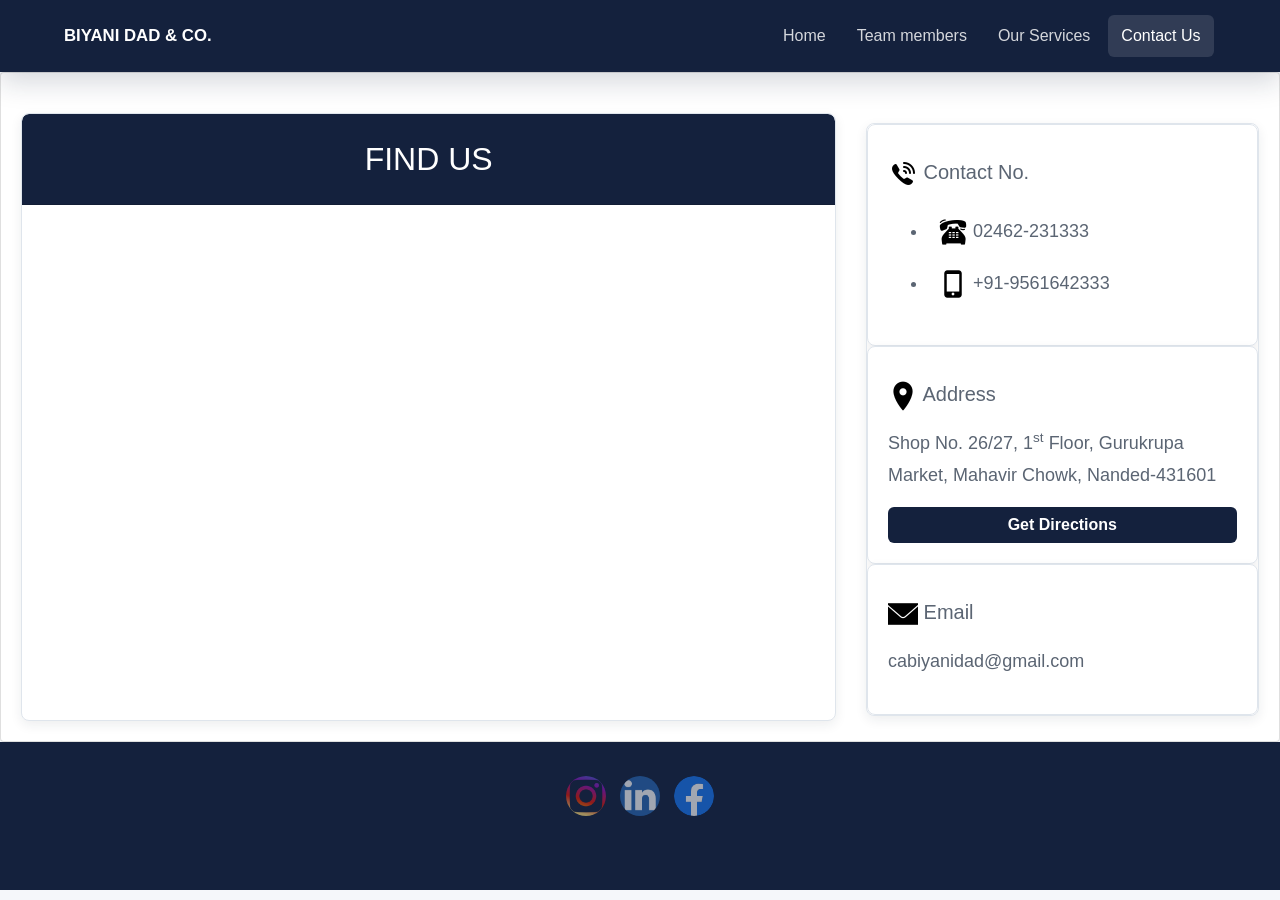
<file: bhaiyya_website/bhaiyaa website/contact_us.html>
<!DOCTYPE html>
<html>
<head>
	<title>Contact Us</title>
	<meta name="viewport" content="width=device-width, initial-scale=1">
	<link rel="stylesheet" href="https://maxcdn.bootstrapcdn.com/bootstrap/4.0.0/css/bootstrap.min.css" integrity="sha384-Gn5384xqQ1aoWXA+058RXPxPg6fy4IWvTNh0E263XmFcJlSAwiGgFAW/dAiS6JXm" crossorigin="anonymous">
	<script src="https://code.jquery.com/jquery-3.2.1.slim.min.js" integrity="sha384-KJ3o2DKtIkvYIK3UENzmM7KCkRr/rE9/Qpg6aAZGJwFDMVNA/GpGFF93hXpG5KkN" crossorigin="anonymous"></script>
	<script src="https://cdnjs.cloudflare.com/ajax/libs/popper.js/1.12.9/umd/popper.min.js" integrity="sha384-ApNbgh9B+Y1QKtv3Rn7W3mgPxhU9K/ScQsAP7hUibX39j7fakFPskvXusvfa0b4Q" crossorigin="anonymous"></script>
	<script src="https://maxcdn.bootstrapcdn.com/bootstrap/4.0.0/js/bootstrap.min.js" integrity="sha384-JZR6Spejh4U02d8jOt6vLEHfe/JQGiRRSQQxSfFWpi1MquVdAyjUar5+76PVCmYl" crossorigin="anonymous"></script>
	<style type="text/css">
		#sticky-footer {
 		 flex-shrink: none;
		}
		.site-footer {
  /*background-color: #261d1d;*/
	text-align: center;
	margin: 10px 0;
	padding: 10px 0;
}

#social-wrapper {
	text-align: center;
}

/*Social Media Icons*/
.social-wrapper {
	text-align: center;
}

.social-wrapper ul li {
	display: inline;
	margin: 0 5px;
}

.twitter-icon,
.facebook-icon,
.instagram-icon,
.linkedin-icon,
.googleplus-icon,
.youtube-icon,
.foursquare-icon{
	margin-top: .625em;
	width: 40px;
	height: 40px;
	opacity: .6;
	filter: alpha(opacity=60); /* For IE8 and earlier */
  border-radius: 25px;
}

.twitter-icon:hover,
.facebook-icon:hover,
.instagram-icon:hover,
.linkedin-icon:hover,
.googleplus-icon:hover,
.youtube-icon:hover,
.foursquare-icon:hover {
	opacity: 1.0;
	filter: alpha(opacity=100); /* For IE8 and earlier */
}

.footer-nav p {
	text-align: center;
}
.img-responsive{
	height: 25px;
}
.my-image{
	width: 100%;
}
.my-card{
	padding: 50px;
}
</style>
<link rel="stylesheet" href="styles.css?v=20260702">
</head>
<body>
	<div style="width: 100%; height: 100vh;">
		<nav class="navbar navbar-expand-sm navbar-dark bg-dark">
		<a href="#" class="navbar-brand">
		<!--<img src="logo1.jpg" class="img-responsive">-->
		BIYANI DAD & CO.</a>
		<button class="navbar-toggler" data-toggle="collapse" data-target="#navbarMenu">
			<span class="navbar-toggler-icon"></span>
		</button>
		<div class="collapse navbar-collapse" id="navbarMenu">
			<ul class="navbar-nav ml-auto">
			<li class="nav-item">
				<a href="index.html" class="nav-link">Home</a>
			</li>
			<!--<li class="nav-item">
				<a href="#About" class="nav-link">About Us</a>
			</li>-->
			<li class="nav-item">
				<a href="team.html" class="nav-link">Team members</a>
			</li>
			<!--<li class="nav-item dropdown">
				<a class="nav-link dropdown-toggle" href="#" id="navbarDropdown" role="button" data-toggle="dropdown">Our Services</a>
				<div class="dropdown-menu" aria-labelledby="navbarDropdown">
					<a class="dropdown-item" href="#">Taxation</a>
					<div class="dropdown-divider"></div>
					<a class="dropdown-item" href="#">Legal</a>
					<div class="dropdown-divider"></div>
					<a class="dropdown-item" href="#">Other Services</a>
					<div class="dropdown-divider"></div>
					<a class="dropdown-item" href="#">Auditing</a>
					<div class="dropdown-divider"></div>
					<a class="dropdown-item" href="#">Accounting</a>
				</div>
			</li>-->
			<li class="nav-item">
				<a href="services.html" class="nav-link">Our Services</a>
			</li>
			<li class="nav-item active">
				<a href="#" class="nav-link">Contact Us</a>
			</li>
		</ul>
		</div>
	</nav>
	<div class="card" style="width: 100%; height: 100%;">
		<div class="card-body">
			<div class="row">
				<div class="col-lg-8 col-md-12 col-sm-12" style="width: 100%; height: 100%; margin-top: 20px;">
					<div class="card">
						<div class="card-header bg-dark">
							<h3 style="text-align: center;padding-top: 10px; color: white">FIND US</h3>
						</div>
						<div class="card-body">
							<p><iframe src="https://www.google.com/maps/embed?pb=!1m18!1m12!1m3!1d3769.030691375831!2d77.31190131473089!3d19.150133787045377!2m3!1f0!2f0!3f0!3m2!1i1024!2i768!4f13.1!3m3!1m2!1s0x3bd1d72723d21633%3A0x5cd28803af317c!2sBiyani%20Dad%20%26%20Co.!5e0!3m2!1sen!2sin!4v1587396944321!5m2!1sen!2sin" width="100%" height="450" frameborder="0" style="border:0;" allowfullscreen="" aria-hidden="false" tabindex="0"></iframe></p>
						</div>
					</div>
				</div>
				<div class="col-lg-4 col-md-12 col-sm-12" style="width: 100%; height: 100%; margin-top: 30px">
					<div class="card">
						<div class="row">
							<div class="col-lg-12 col-md-12 col-sm-12" style="width: 100%; height: 100%; ">
								<div class="card" style="padding-top: 10px">
									<div class="card-body">
										<p style="font-size: 20px;"><img src="icon8.png">  Contact No.</p>
										<ul style="font-size: 18px">
											<li style="padding: 10px"><img src="icon6.png"> 02462-231333</li>
											<li style="padding: 10px"><img src="icon7.png"> +91-9561642333</li>
										</ul>
									</div>
								</div>
							</div>
							<div class="col-lg-12 col-md-12 col-sm-12" style="width: 100%; height: 100%; ">
								<div class="card" style="padding-top: 10px">
									<div class="card-body">
										<p style="font-size: 20px"><img src="icon9.png"> Address</p>
										<p style="font-size: 18px;">Shop No. 26/27, 1<sup>st</sup> Floor, Gurukrupa Market, Mahavir Chowk, Nanded-431601</p>
										<a href="https://www.google.com/maps/dir/?api=1&destination=Biyani%20Dad%20%26%20Co.%2C%20Shop%20No.%2026%2F27%201st%20floor%20Gurukrupa%20Market%20Mahavir%20Chowk%2C%20Vazirabad%2C%20Nanded%2C%20Maharashtra%20431601&destination_place_id=ChIJMxbSIyfX0TsRfDGvA4jSXAA" target="_blank" rel="noopener" class="btn btn-primary bg-dark" style="display: flex; justify-content: center; position: relative; z-index: 10;">Get Directions</a>
									</div>
								</div>
							</div>
							<div class="col-lg-12 col-md-12 col-sm-12" style="width: 100%; height: 100%; ">
								<div class="card" style="padding-top: 10px">
									<div class="card-body">
										<p style="font-size: 20px"><img src="icon10.png"> Email</p>
										<p style="font-size: 18px">cabiyanidad@gmail.com</p>
									</div>
								</div>
							</div>
						</div>
					</div>
				</div>
			</div>
		</div>
	</div>
	<!--footer-->
	<footer id="colophon" class="site-footer bg-dark" role="contentinfo">
		<div class="social-wrapper">
			<ul>
				<!--<li>
				<a href="#" target="_blank">
				<img src="twitter.png" alt="Twitter Logo" class="twitter-icon"></a>
			</li>-->
				<li>
					<a href="https://www.instagram.com/cabiyanidad?igsh=enM1djA2YzN1N3Mx&utm_source=qr" target="_blank">
						<img src="insta.png" alt="Instagram Logo" class="instagram-icon"></a>
				</li>
				<li>
					<a href="https://www.linkedin.com/in/ca-sumit-biyani-23998812b?utm_source=share_via&utm_content=profile&utm_medium=member_ios" target="_blank">
						<img src="linkedin.png" alt="Linkedin Logo" class="linkedin-icon"></a>
				</li>
				<li>
					<a href="https://www.facebook.com/cabiyanidad" target="_blank">
						<img src="facebook.png" alt="Facebook Logo" class="facebook-icon"></a>
				</li>
			</ul>
		</div>

		<nav class="footer-nav" role="navigation">
			<p style="color: white">Copyright &copy; 2020-
				Biyani Dad and Co. All rights reserved.</p>
		</nav>
	</footer>
</div>
<script src="main.js?v=20260702"></script>
</body>
</html>
</file>
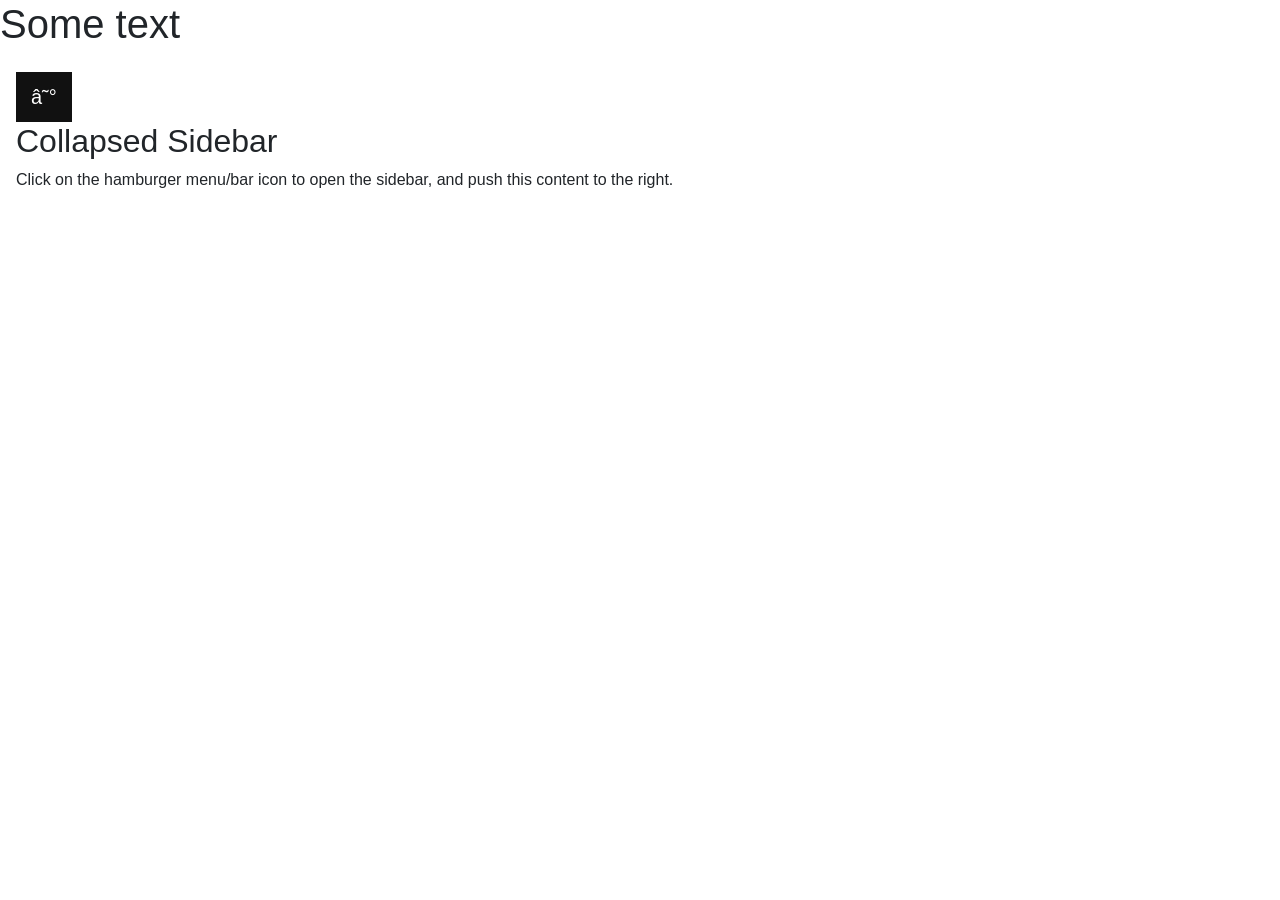
<file: bhaiyya_website/bhaiyaa website/Sample_home.html>
<!DOCTYPE html>
<html>
<head>
	<title>Home</title>
	<link rel="stylesheet" href="https://maxcdn.bootstrapcdn.com/bootstrap/4.0.0/css/bootstrap.min.css" integrity="sha384-Gn5384xqQ1aoWXA+058RXPxPg6fy4IWvTNh0E263XmFcJlSAwiGgFAW/dAiS6JXm" crossorigin="anonymous">
	<script src="https://code.jquery.com/jquery-3.2.1.slim.min.js" integrity="sha384-KJ3o2DKtIkvYIK3UENzmM7KCkRr/rE9/Qpg6aAZGJwFDMVNA/GpGFF93hXpG5KkN" crossorigin="anonymous"></script>
	<script src="https://cdnjs.cloudflare.com/ajax/libs/popper.js/1.12.9/umd/popper.min.js" integrity="sha384-ApNbgh9B+Y1QKtv3Rn7W3mgPxhU9K/ScQsAP7hUibX39j7fakFPskvXusvfa0b4Q" crossorigin="anonymous"></script>
	<script src="https://maxcdn.bootstrapcdn.com/bootstrap/4.0.0/js/bootstrap.min.js" integrity="sha384-JZR6Spejh4U02d8jOt6vLEHfe/JQGiRRSQQxSfFWpi1MquVdAyjUar5+76PVCmYl" crossorigin="anonymous"></script>
	<style>
body {
  font-family: "Lato", sans-serif;
}

.sidebar {
  height: 100%;
  width: 0;
  position: fixed;
  z-index: 1;
  top: 0;
  left: 0;
  background-color: #111;
  overflow-x: hidden;
  transition: 0.5s;
  padding-top: 60px;
}

.sidebar a {
  padding: 8px 8px 8px 32px;
  text-decoration: none;
  font-size: 25px;
  color: #818181;
  display: block;
  transition: 0.3s;
}

.sidebar a:hover {
  color: #f1f1f1;
}

.sidebar .closebtn {
  position: absolute;
  top: 0;
  right: 25px;
  font-size: 36px;
  margin-left: 50px;
}

.openbtn {
  font-size: 20px;
  cursor: pointer;
  background-color: #111;
  color: white;
  padding: 10px 15px;
  border: none;
}

.openbtn:hover {
  background-color: #444;
}

#main {
  transition: margin-left .5s;
  padding: 16px;
}

/* On smaller screens, where height is less than 450px, change the style of the sidenav (less padding and a smaller font size) */
@media screen and (max-height: 450px) {
  .sidebar {padding-top: 15px;}
  .sidebar a {font-size: 18px;}
}
</style>
</head>
<body>
<h1>Some text</h1>
<div id="mySidebar" class="sidebar">
  <a href="javascript:void(0)" class="closebtn" onclick="closeNav()">Haha</a>
  <a href="#">About</a>
  <a href="#">Services</a>
  <a href="#">Clients</a>
  <a href="#">Contact</a>
</div>

<div id="main">
  <button class="openbtn" onclick="openNav()">☰</button>  
  <h2>Collapsed Sidebar</h2>
  <p>Click on the hamburger menu/bar icon to open the sidebar, and push this content to the right.</p>
</div>

<script>
function openNav() {
  document.getElementById("mySidebar").style.width = "250px";
  document.getElementById("main").style.marginLeft = "250px";
}

function closeNav() {
  document.getElementById("mySidebar").style.width = "0";
  document.getElementById("main").style.marginLeft= "0";
}
</script>
   
</body>
</html>
</file>
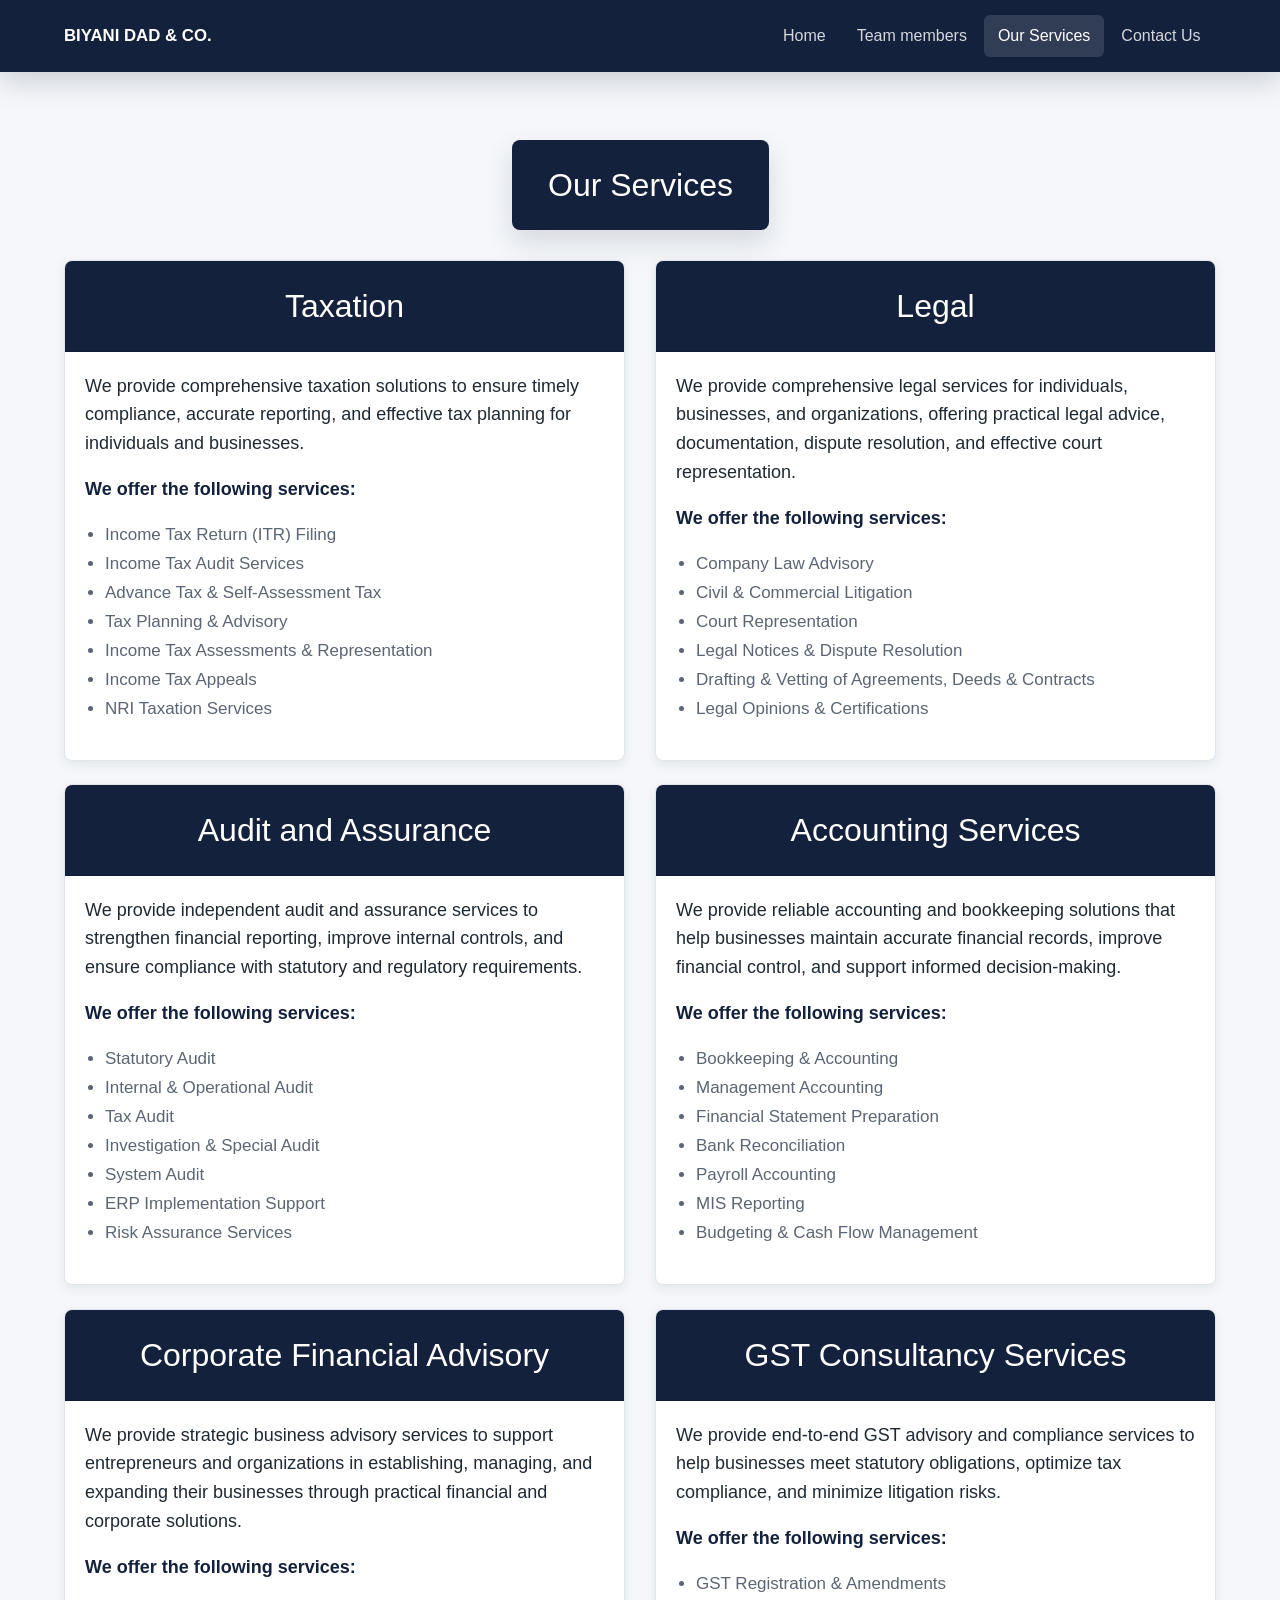
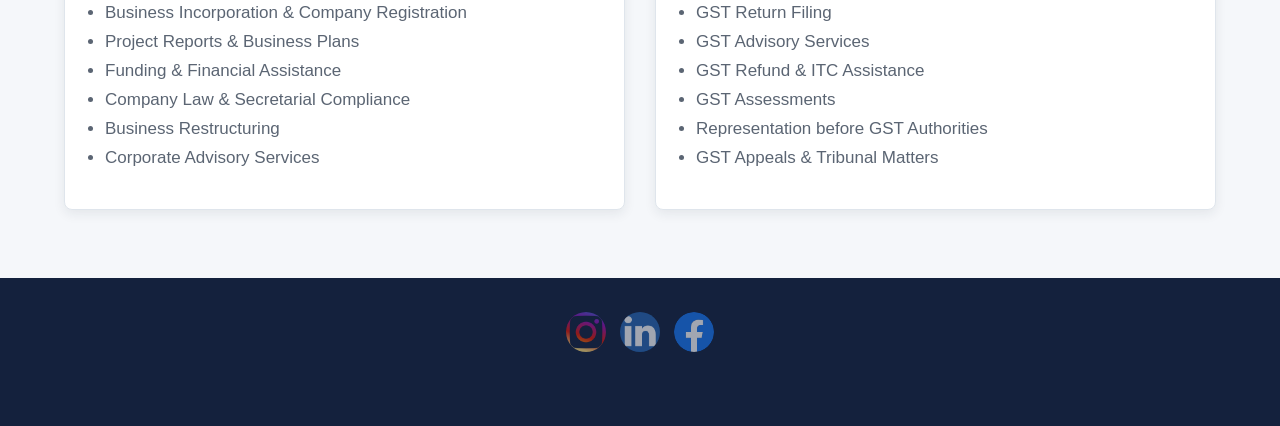
<file: bhaiyya_website/bhaiyaa website/services.html>
<!DOCTYPE html>
<html>

<head>
	<meta charset="UTF-8">
	<title>Services</title>
	<meta name="viewport" content="width=device-width, initial-scale=1">
	<link rel="stylesheet" href="https://maxcdn.bootstrapcdn.com/bootstrap/4.0.0/css/bootstrap.min.css"
		integrity="sha384-Gn5384xqQ1aoWXA+058RXPxPg6fy4IWvTNh0E263XmFcJlSAwiGgFAW/dAiS6JXm" crossorigin="anonymous">
	<script src="https://code.jquery.com/jquery-3.2.1.slim.min.js"
		integrity="sha384-KJ3o2DKtIkvYIK3UENzmM7KCkRr/rE9/Qpg6aAZGJwFDMVNA/GpGFF93hXpG5KkN"
		crossorigin="anonymous"></script>
	<script src="https://cdnjs.cloudflare.com/ajax/libs/popper.js/1.12.9/umd/popper.min.js"
		integrity="sha384-ApNbgh9B+Y1QKtv3Rn7W3mgPxhU9K/ScQsAP7hUibX39j7fakFPskvXusvfa0b4Q"
		crossorigin="anonymous"></script>
	<script src="https://maxcdn.bootstrapcdn.com/bootstrap/4.0.0/js/bootstrap.min.js"
		integrity="sha384-JZR6Spejh4U02d8jOt6vLEHfe/JQGiRRSQQxSfFWpi1MquVdAyjUar5+76PVCmYl"
		crossorigin="anonymous"></script>
	<style type="text/css">
		#sticky-footer {
			flex-shrink: none;
		}

		.site-footer {
			/*background-color: #261d1d;*/
			text-align: center;
			margin: 10px 0;
			padding: 10px 0;
		}

		#social-wrapper {
			text-align: center;
		}

		/*Social Media Icons*/
		.social-wrapper {
			text-align: center;
		}

		.social-wrapper ul li {
			display: inline;
			margin: 0 5px;
		}

		.twitter-icon,
		.facebook-icon,
		.instagram-icon,
		.linkedin-icon,
		.googleplus-icon,
		.youtube-icon,
		.foursquare-icon {
			margin-top: .625em;
			width: 40px;
			height: 40px;
			opacity: .6;
			filter: alpha(opacity=60);
			/* For IE8 and earlier */
			border-radius: 25px;
		}

		.twitter-icon:hover,
		.facebook-icon:hover,
		.instagram-icon:hover,
		.linkedin-icon:hover,
		.googleplus-icon:hover,
		.youtube-icon:hover,
		.foursquare-icon:hover {
			opacity: 1.0;
			filter: alpha(opacity=100);
			/* For IE8 and earlier */
		}

		.footer-nav p {
			text-align: center;
		}

		.img-responsive {
			height: 25px;
		}

		.my-image {
			width: 100%;
		}

		.my-card {
			padding: 50px;
		}
	</style>
	<link rel="stylesheet" href="styles.css?v=20260627b">
</head>

<body>
	<nav class="navbar navbar-expand-lg navbar-dark bg-dark">
		<a href="#" class="navbar-brand">
			<!--<img src="logo1.jpg" class="img-responsive">-->
			BIYANI DAD & CO.</a>
		<button class="navbar-toggler" data-toggle="collapse" data-target="#navbarMenu">
			<span class="navbar-toggler-icon"></span>
		</button>
		<div class="collapse navbar-collapse" id="navbarMenu">
			<ul class="navbar-nav ml-auto">
				<li class="nav-item">
					<a href="index.html" class="nav-link">Home</a>
				</li>
				<!--<li class="nav-item">
				<a href="#About" class="nav-link">About Us</a>
			</li>-->
				<li class="nav-item">
					<a href="team.html" class="nav-link">Team members</a>
				</li>
				<!--<li class="nav-item dropdown">
				<a class="nav-link dropdown-toggle" href="#" id="navbarDropdown" role="button" data-toggle="dropdown">Our Services</a>
				<div class="dropdown-menu" aria-labelledby="navbarDropdown">
					<a class="dropdown-item" href="#">Taxation</a>
					<div class="dropdown-divider"></div>
					<a class="dropdown-item" href="#">Legal</a>
					<div class="dropdown-divider"></div>
					<a class="dropdown-item" href="#">Other Services</a>
					<div class="dropdown-divider"></div>
					<a class="dropdown-item" href="#">Auditing</a>
					<div class="dropdown-divider"></div>
					<a class="dropdown-item" href="#">Accounting</a>
				</div>
			</li>-->
				<li class="nav-item active">
					<a href="services.html" class="nav-link">Our Services</a>
				</li>
				<li class="nav-item">
					<a href="contact_us.html" class="nav-link">Contact Us</a>
				</li>
			</ul>
		</div>
	</nav>
	<div class="card" style="padding: 30px">
		<div class="card-header bg-dark">
			<h1 style="text-align: center; padding-top: 10px; color: white">Our Services</h1>
		</div>
		<div class="card-body">
			<div class="row">
				<!-- 1. Taxation -->
				<div class="col-lg-6 col-md-12 col-sm-12">
					<div class="card" id="Taxation">
						<div class="card-header bg-dark">
							<h3 style="text-align: center; padding-top: 10px; color: white">Taxation</h3>
						</div>
						<div class="card-body">
							<p style="font-size: 18px; line-height: 1.6; color: var(--ink);">
								We provide comprehensive taxation solutions to ensure timely compliance, accurate
								reporting, and effective tax planning for individuals and businesses.
							</p>
							<p style="font-size: 18px; font-weight: 600; margin-top: 15px; color: var(--brand);">We
								offer the following services:</p>
							<ul style="font-size: 17px; line-height: 1.7; color: var(--muted); padding-left: 20px;">
								<li>Income Tax Return (ITR) Filing</li>
								<li>Income Tax Audit Services</li>
								<li>Advance Tax & Self-Assessment Tax</li>
								<li>Tax Planning & Advisory</li>
								<li>Income Tax Assessments & Representation</li>
								<li>Income Tax Appeals</li>
								<li>NRI Taxation Services</li>
							</ul>
						</div>
					</div>
				</div>

				<!-- 2. Legal -->
				<div class="col-lg-6 col-md-12 col-sm-12">
					<div class="card" id="Legal">
						<div class="card-header bg-dark">
							<h3 style="text-align: center; padding-top: 10px; color: white">Legal</h3>
						</div>
						<div class="card-body">
							<p style="font-size: 18px; line-height: 1.6; color: var(--ink);">
								We provide comprehensive legal services for individuals, businesses, and organizations,
								offering practical legal advice, documentation, dispute resolution, and effective court
								representation.
							</p>
							<p style="font-size: 18px; font-weight: 600; margin-top: 15px; color: var(--brand);">We
								offer the following services:</p>
							<ul style="font-size: 17px; line-height: 1.7; color: var(--muted); padding-left: 20px;">
								<li>Company Law Advisory</li>
								<li>Civil & Commercial Litigation</li>
								<li>Court Representation</li>
								<li>Legal Notices & Dispute Resolution</li>
								<li>Drafting & Vetting of Agreements, Deeds & Contracts</li>
								<li>Legal Opinions & Certifications</li>
							</ul>
						</div>
					</div>
				</div>

				<!-- 3. Audit and Assurance -->
				<div class="col-lg-6 col-md-12 col-sm-12">
					<div class="card" id="Audit">
						<div class="card-header bg-dark">
							<h3 style="text-align: center; padding-top: 10px; color: white">Audit and Assurance</h3>
						</div>
						<div class="card-body">
							<p style="font-size: 18px; line-height: 1.6; color: var(--ink);">
								We provide independent audit and assurance services to strengthen financial reporting,
								improve internal controls, and ensure compliance with statutory and regulatory
								requirements.
							</p>
							<p style="font-size: 18px; font-weight: 600; margin-top: 15px; color: var(--brand);">We
								offer the following services:</p>
							<ul style="font-size: 17px; line-height: 1.7; color: var(--muted); padding-left: 20px;">
								<li>Statutory Audit</li>
								<li>Internal & Operational Audit</li>
								<li>Tax Audit</li>
								<li>Investigation & Special Audit</li>
								<li>System Audit</li>
								<li>ERP Implementation Support</li>
								<li>Risk Assurance Services</li>
							</ul>
						</div>
					</div>
				</div>

				<!-- 4. Accounting Services -->
				<div class="col-lg-6 col-md-12 col-sm-12">
					<div class="card" id="Accounting">
						<div class="card-header bg-dark">
							<h3 style="text-align: center; padding-top: 10px; color: white">Accounting Services</h3>
						</div>
						<div class="card-body">
							<p style="font-size: 18px; line-height: 1.6; color: var(--ink);">
								We provide reliable accounting and bookkeeping solutions that help businesses maintain
								accurate financial records, improve financial control, and support informed
								decision-making.
							</p>
							<p style="font-size: 18px; font-weight: 600; margin-top: 15px; color: var(--brand);">We
								offer the following services:</p>
							<ul style="font-size: 17px; line-height: 1.7; color: var(--muted); padding-left: 20px;">
								<li>Bookkeeping & Accounting</li>
								<li>Management Accounting</li>
								<li>Financial Statement Preparation</li>
								<li>Bank Reconciliation</li>
								<li>Payroll Accounting</li>
								<li>MIS Reporting</li>
								<li>Budgeting & Cash Flow Management</li>
							</ul>
						</div>
					</div>
				</div>

				<!-- 5. Corporate Financial Advisory -->
				<div class="col-lg-6 col-md-12 col-sm-12">
					<div class="card" id="Corporate">
						<div class="card-header bg-dark">
							<h3 style="text-align: center; padding-top: 10px; color: white">Corporate Financial Advisory
							</h3>
						</div>
						<div class="card-body">
							<p style="font-size: 18px; line-height: 1.6; color: var(--ink);">
								We provide strategic business advisory services to support entrepreneurs and
								organizations in establishing, managing, and expanding their businesses through
								practical financial and corporate solutions.
							</p>
							<p style="font-size: 18px; font-weight: 600; margin-top: 15px; color: var(--brand);">We
								offer the following services:</p>
							<ul style="font-size: 17px; line-height: 1.7; color: var(--muted); padding-left: 20px;">
								<li>Business Incorporation & Company Registration</li>
								<li>Project Reports & Business Plans</li>
								<li>Funding & Financial Assistance</li>
								<li>Company Law & Secretarial Compliance</li>
								<li>Business Restructuring</li>
								<li>Corporate Advisory Services</li>
							</ul>
						</div>
					</div>
				</div>

				<!-- 6. GST Consultancy Services -->
				<div class="col-lg-6 col-md-12 col-sm-12">
					<div class="card" id="GST">
						<div class="card-header bg-dark">
							<h3 style="text-align: center; padding-top: 10px; color: white">GST Consultancy Services
							</h3>
						</div>
						<div class="card-body">
							<p style="font-size: 18px; line-height: 1.6; color: var(--ink);">
								We provide end-to-end GST advisory and compliance services to help businesses meet
								statutory obligations, optimize tax compliance, and minimize litigation risks.
							</p>
							<p style="font-size: 18px; font-weight: 600; margin-top: 15px; color: var(--brand);">We
								offer the following services:</p>
							<ul style="font-size: 17px; line-height: 1.7; color: var(--muted); padding-left: 20px;">
								<li>GST Registration & Amendments</li>
								<li>GST Return Filing</li>
								<li>GST Advisory Services</li>
								<li>GST Refund & ITC Assistance</li>
								<li>GST Assessments</li>
								<li>Representation before GST Authorities</li>
								<li>GST Appeals & Tribunal Matters</li>
							</ul>
						</div>
					</div>
				</div>


			</div>
		</div>
	</div>

	<!--footer-->
	<footer id="colophon" class="site-footer bg-dark" role="contentinfo">
		<div class="social-wrapper">
			<ul>
				<!--<li>
				<a href="#" target="_blank">
				<img src="twitter.png" alt="Twitter Logo" class="twitter-icon"></a>
			</li>-->
				<li>
					<a href="https://www.instagram.com/cabiyanidad?igsh=enM1djA2YzN1N3Mx&utm_source=qr" target="_blank">
						<img src="insta.png" alt="Instagram Logo" class="instagram-icon"></a>
				</li>
				<li>
					<a href="https://www.linkedin.com/in/ca-sumit-biyani-23998812b?utm_source=share_via&utm_content=profile&utm_medium=member_ios" target="_blank">
						<img src="linkedin.png" alt="Linkedin Logo" class="linkedin-icon"></a>
				</li>
				<li>
					<a href="https://www.facebook.com/cabiyanidad" target="_blank">
						<img src="facebook.png" alt="Facebook Logo" class="facebook-icon"></a>
				</li>
			</ul>
		</div>

		<nav class="footer-nav" role="navigation">
			<p style="color: white">Copyright &copy; 2020-
				Biyani Dad and Co. All rights reserved.</p>
		</nav>
	</footer>
	<script src="main.js?v=20260627"></script>
</body>

</html>
</file>
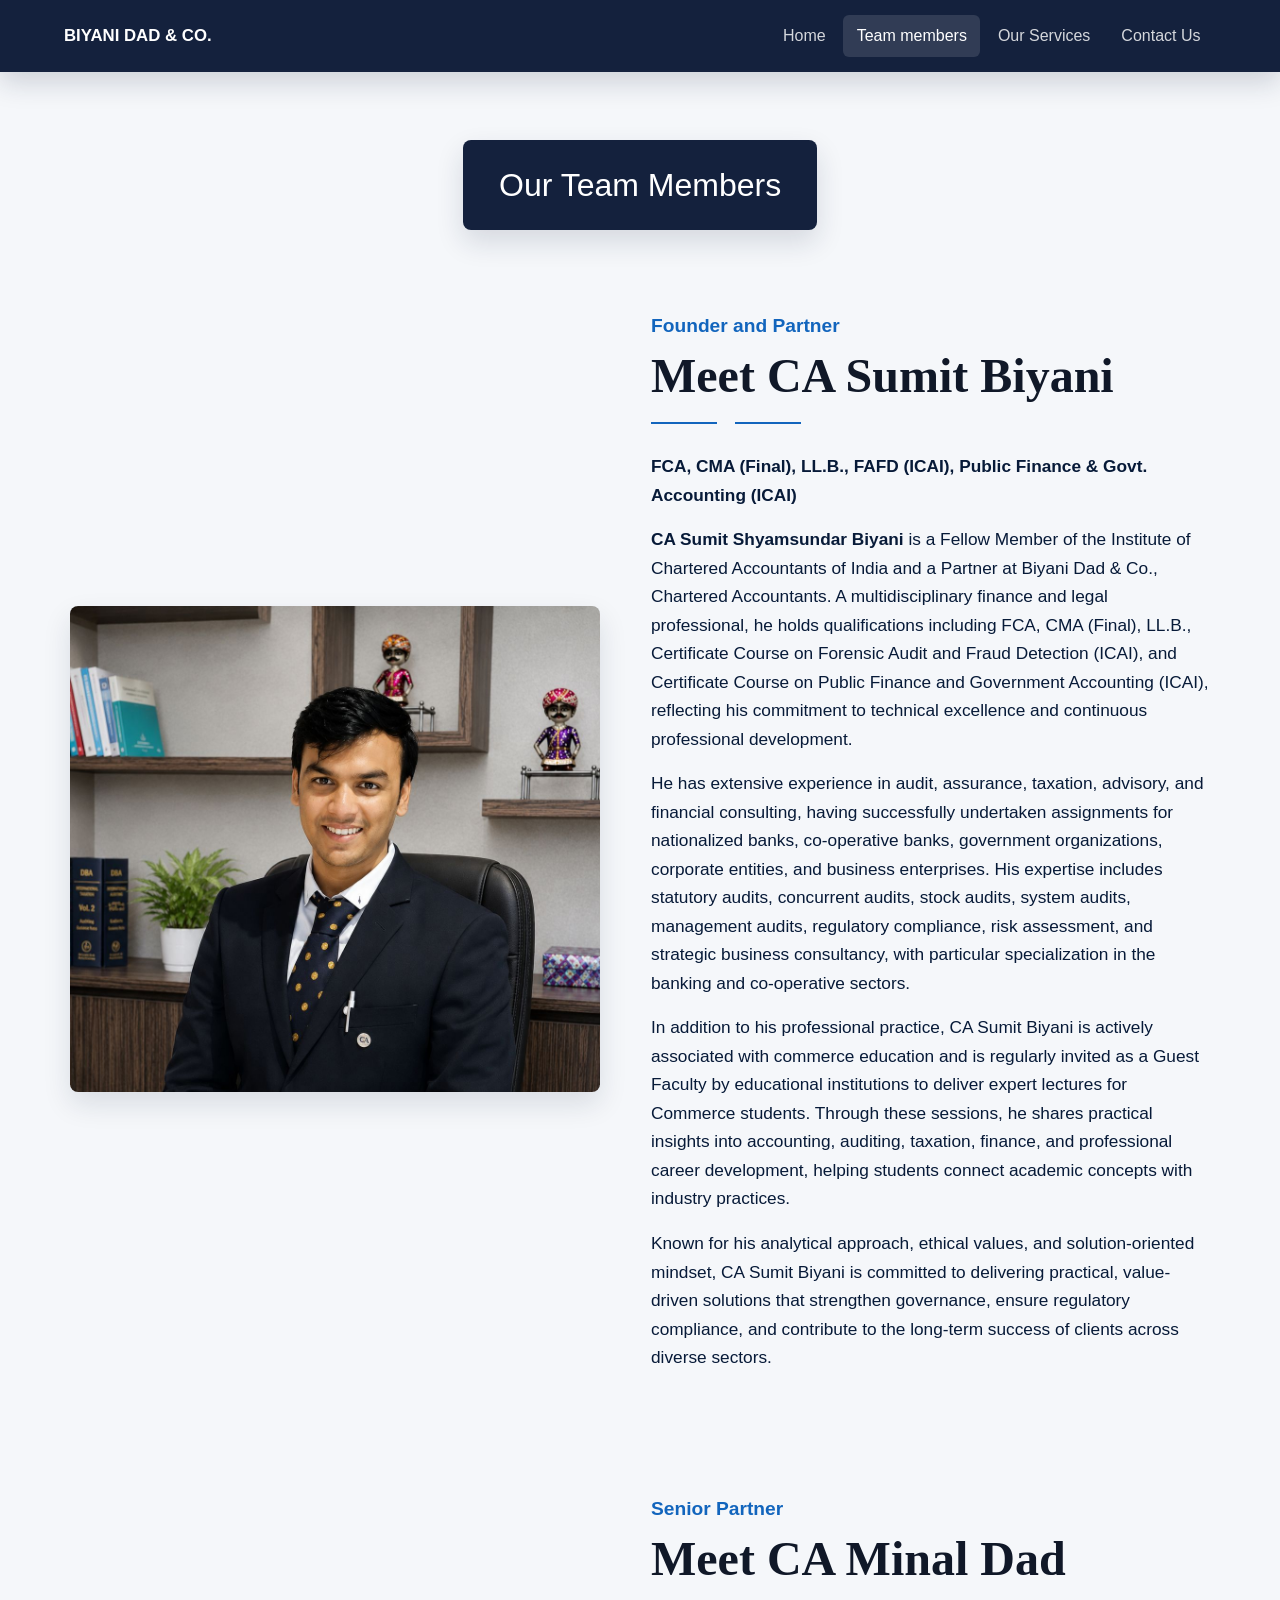
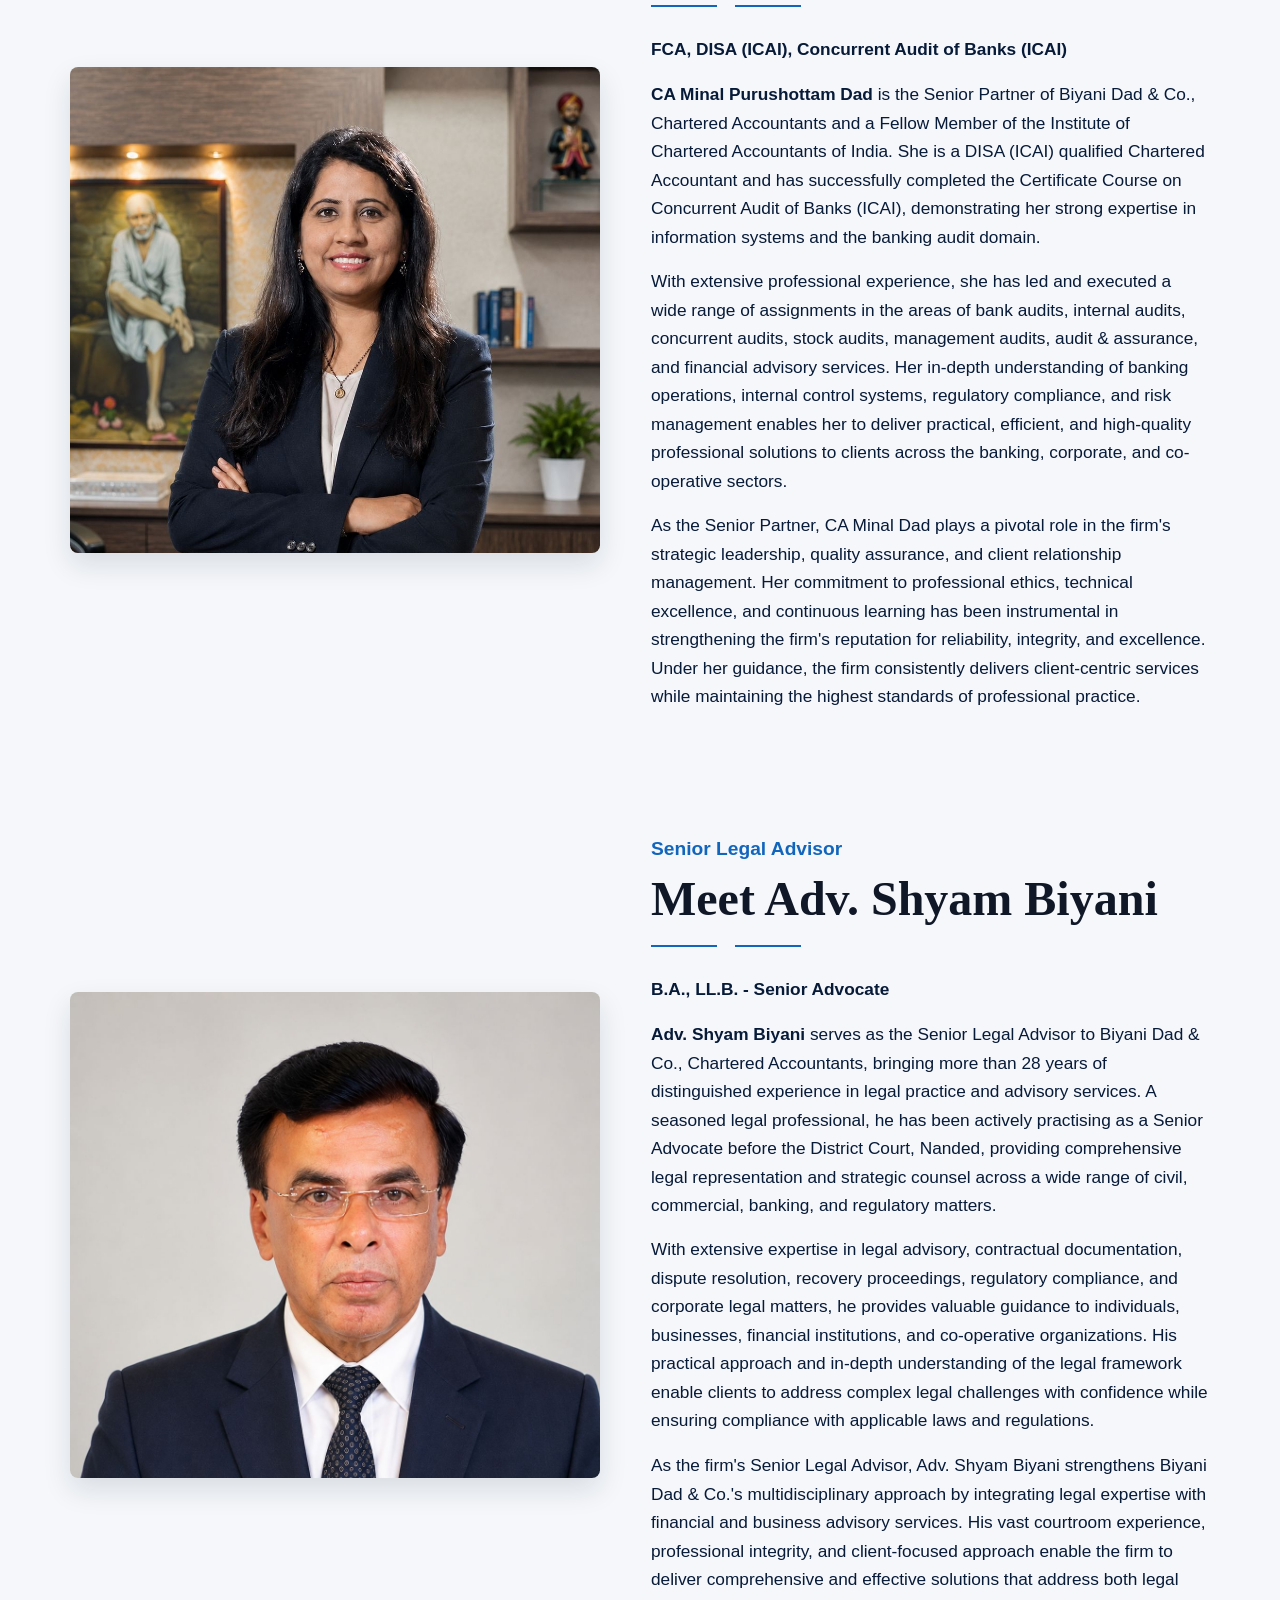
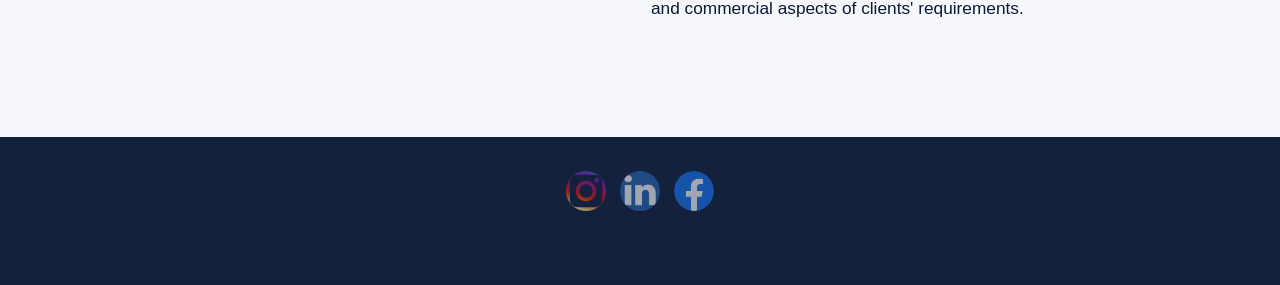
<file: bhaiyya_website/bhaiyaa website/team.html>
<!DOCTYPE html>
<html>
<head>
	<meta charset="UTF-8">
	<title>Team Members</title>
	<meta name="viewport" content="width=device-width, initial-scale=1">
	<link rel="stylesheet" href="https://maxcdn.bootstrapcdn.com/bootstrap/4.0.0/css/bootstrap.min.css" integrity="sha384-Gn5384xqQ1aoWXA+058RXPxPg6fy4IWvTNh0E263XmFcJlSAwiGgFAW/dAiS6JXm" crossorigin="anonymous">
	<script src="https://code.jquery.com/jquery-3.2.1.slim.min.js" integrity="sha384-KJ3o2DKtIkvYIK3UENzmM7KCkRr/rE9/Qpg6aAZGJwFDMVNA/GpGFF93hXpG5KkN" crossorigin="anonymous"></script>
	<script src="https://cdnjs.cloudflare.com/ajax/libs/popper.js/1.12.9/umd/popper.min.js" integrity="sha384-ApNbgh9B+Y1QKtv3Rn7W3mgPxhU9K/ScQsAP7hUibX39j7fakFPskvXusvfa0b4Q" crossorigin="anonymous"></script>
	<script src="https://maxcdn.bootstrapcdn.com/bootstrap/4.0.0/js/bootstrap.min.js" integrity="sha384-JZR6Spejh4U02d8jOt6vLEHfe/JQGiRRSQQxSfFWpi1MquVdAyjUar5+76PVCmYl" crossorigin="anonymous"></script>
	<style type="text/css">
		#sticky-footer {
 		 flex-shrink: none;
		}
		.site-footer {
  /*background-color: #261d1d;*/
	text-align: center;
	margin: 10px 0;
	padding: 10px 0;
}

#social-wrapper {
	text-align: center;
}

/*Social Media Icons*/
.social-wrapper {
	text-align: center;
}

.social-wrapper ul li {
	display: inline;
	margin: 0 5px;
}

.twitter-icon,
.facebook-icon,
.instagram-icon,
.linkedin-icon,
.googleplus-icon,
.youtube-icon,
.foursquare-icon{
	margin-top: .625em;
	width: 40px;
	height: 40px;
	opacity: .6;
	filter: alpha(opacity=60); /* For IE8 and earlier */
  border-radius: 25px;
}

.twitter-icon:hover,
.facebook-icon:hover,
.instagram-icon:hover,
.linkedin-icon:hover,
.googleplus-icon:hover,
.youtube-icon:hover,
.foursquare-icon:hover {
	opacity: 1.0;
	filter: alpha(opacity=100); /* For IE8 and earlier */
}

.footer-nav p {
	text-align: center;
}
.img-responsive{
	height: 25px;
}
.my-image{
	width: 100%;
}
.my-card{
	padding: 50px;
}
</style>
<link rel="stylesheet" href="styles.css?v=20260627b">
</head>
<body>
	<nav class="navbar navbar-expand-sm navbar-dark bg-dark">
		<a href="#" class="navbar-brand">
		<!--<img src="logo1.jpg" class="img-responsive">-->
		BIYANI DAD & CO.</a>
		<button class="navbar-toggler" data-toggle="collapse" data-target="#navbarMenu">
			<span class="navbar-toggler-icon"></span>
		</button>
		<div class="collapse navbar-collapse" id="navbarMenu">
			<ul class="navbar-nav ml-auto">
			<li class="nav-item">
				<a href="index.html" class="nav-link">Home</a>
			</li>
			<!--<li class="nav-item">
				<a href="#About" class="nav-link">About Us</a>
			</li>-->
			<li class="nav-item active">
				<a href="#" class="nav-link">Team members</a>
			</li>
			<!--<li class="nav-item dropdown">
				<a class="nav-link dropdown-toggle" href="#" id="navbarDropdown" role="button" data-toggle="dropdown">Our Services</a>
				<div class="dropdown-menu" aria-labelledby="navbarDropdown">
					<a class="dropdown-item" href="#">Taxation</a>
					<div class="dropdown-divider"></div>
					<a class="dropdown-item" href="#">Legal</a>
					<div class="dropdown-divider"></div>
					<a class="dropdown-item" href="#">Other Services</a>
					<div class="dropdown-divider"></div>
					<a class="dropdown-item" href="#">Auditing</a>
					<div class="dropdown-divider"></div>
					<a class="dropdown-item" href="#">Accounting</a>
				</div>
			</li>-->
			<li class="nav-item">
				<a href="services.html" class="nav-link">Our Services</a>
			</li>
			<li class="nav-item">
				<a href="contact_us.html" class="nav-link">Contact Us</a>
			</li>
		</ul>
		</div>
	</nav>
	<div class="card" style="padding: 30px" id="Team">
		<div class="card-header bg-dark">
			<h3 style="text-align: center; padding-top: 10px; color: white">Our Team Members</h3>
		</div>
		<div class="card-body">
			<div class="profile-detail" id="profile-sumit">
				<div class="profile-detail-inner">
					<img src="ca_sumit.jpeg" class="profile-detail-photo" alt="CA Sumit Biyani">
					<div class="profile-detail-copy">
						<p class="profile-kicker">Founder and Partner</p>
						<h2>Meet CA Sumit Biyani</h2>
						<div class="profile-divider" aria-hidden="true"></div>
						<p><strong>FCA, CMA (Final), LL.B., FAFD (ICAI), Public Finance & Govt. Accounting (ICAI)</strong></p>
						<p><b>CA Sumit Shyamsundar Biyani</b> is a Fellow Member of the Institute of Chartered Accountants of India and a Partner at Biyani Dad & Co., Chartered Accountants. A multidisciplinary finance and legal professional, he holds qualifications including FCA, CMA (Final), LL.B., Certificate Course on Forensic Audit and Fraud Detection (ICAI), and Certificate Course on Public Finance and Government Accounting (ICAI), reflecting his commitment to technical excellence and continuous professional development.</p>
						<p>He has extensive experience in audit, assurance, taxation, advisory, and financial consulting, having successfully undertaken assignments for nationalized banks, co-operative banks, government organizations, corporate entities, and business enterprises. His expertise includes statutory audits, concurrent audits, stock audits, system audits, management audits, regulatory compliance, risk assessment, and strategic business consultancy, with particular specialization in the banking and co-operative sectors.</p>
						<p>In addition to his professional practice, CA Sumit Biyani is actively associated with commerce education and is regularly invited as a Guest Faculty by educational institutions to deliver expert lectures for Commerce students. Through these sessions, he shares practical insights into accounting, auditing, taxation, finance, and professional career development, helping students connect academic concepts with industry practices.</p>
						<p>Known for his analytical approach, ethical values, and solution-oriented mindset, CA Sumit Biyani is committed to delivering practical, value-driven solutions that strengthen governance, ensure regulatory compliance, and contribute to the long-term success of clients across diverse sectors.</p>
					</div>
				</div>
			</div>

			<div class="profile-detail" id="profile-minal">
				<div class="profile-detail-inner">
					<img src="final_lady.jpeg" class="profile-detail-photo" alt="CA Minal Dad">
					<div class="profile-detail-copy">
						<p class="profile-kicker">Senior Partner</p>
						<h2>Meet CA Minal Dad</h2>
						<div class="profile-divider" aria-hidden="true"></div>
						<p><strong>FCA, DISA (ICAI), Concurrent Audit of Banks (ICAI)</strong></p>
						<p><b>CA Minal Purushottam Dad</b> is the Senior Partner of Biyani Dad & Co., Chartered Accountants and a Fellow Member of the Institute of Chartered Accountants of India. She is a DISA (ICAI) qualified Chartered Accountant and has successfully completed the Certificate Course on Concurrent Audit of Banks (ICAI), demonstrating her strong expertise in information systems and the banking audit domain.</p>
						<p>With extensive professional experience, she has led and executed a wide range of assignments in the areas of bank audits, internal audits, concurrent audits, stock audits, management audits, audit & assurance, and financial advisory services. Her in-depth understanding of banking operations, internal control systems, regulatory compliance, and risk management enables her to deliver practical, efficient, and high-quality professional solutions to clients across the banking, corporate, and co-operative sectors.</p>
						<p>As the Senior Partner, CA Minal Dad plays a pivotal role in the firm's strategic leadership, quality assurance, and client relationship management. Her commitment to professional ethics, technical excellence, and continuous learning has been instrumental in strengthening the firm's reputation for reliability, integrity, and excellence. Under her guidance, the firm consistently delivers client-centric services while maintaining the highest standards of professional practice.</p>
					</div>
				</div>
			</div>

			<div class="profile-detail" id="profile-shyam">
				<div class="profile-detail-inner">
					<img src="final_man.jpeg" class="profile-detail-photo" alt="Adv. Shyam Biyani">
					<div class="profile-detail-copy">
						<p class="profile-kicker">Senior Legal Advisor</p>
						<h2>Meet Adv. Shyam Biyani</h2>
						<div class="profile-divider" aria-hidden="true"></div>
						<p><strong>B.A., LL.B. - Senior Advocate</strong></p>
						<p><b>Adv. Shyam Biyani</b> serves as the Senior Legal Advisor to Biyani Dad & Co., Chartered Accountants, bringing more than 28 years of distinguished experience in legal practice and advisory services. A seasoned legal professional, he has been actively practising as a Senior Advocate before the District Court, Nanded, providing comprehensive legal representation and strategic counsel across a wide range of civil, commercial, banking, and regulatory matters.</p>
						<p>With extensive expertise in legal advisory, contractual documentation, dispute resolution, recovery proceedings, regulatory compliance, and corporate legal matters, he provides valuable guidance to individuals, businesses, financial institutions, and co-operative organizations. His practical approach and in-depth understanding of the legal framework enable clients to address complex legal challenges with confidence while ensuring compliance with applicable laws and regulations.</p>
						<p>As the firm's Senior Legal Advisor, Adv. Shyam Biyani strengthens Biyani Dad & Co.'s multidisciplinary approach by integrating legal expertise with financial and business advisory services. His vast courtroom experience, professional integrity, and client-focused approach enable the firm to deliver comprehensive and effective solutions that address both legal and commercial aspects of clients' requirements.</p>
					</div>
				</div>
			</div>
		</div>
	</div>

	<!--footer-->
<footer id="colophon" class="site-footer bg-dark" role="contentinfo">
  <div class="social-wrapper">
    <ul>
      <!--<li>
        <a href="#" target="_blank">
          <img src="twitter.png" alt="Twitter Logo" class="twitter-icon"></a>
      </li>-->
      <li>
        <a href="https://www.instagram.com/cabiyanidad?igsh=enM1djA2YzN1N3Mx&utm_source=qr" target="_blank">
          <img src="insta.png" alt="Instagram Logo" class="instagram-icon"></a>
      </li>
      <li>
        <a href="https://www.linkedin.com/in/ca-sumit-biyani-23998812b?utm_source=share_via&utm_content=profile&utm_medium=member_ios" target="_blank">
          <img src="linkedin.png" alt="Linkedin Logo" class="linkedin-icon"></a>
      </li>
      <li>
        <a href="https://www.facebook.com/cabiyanidad" target="_blank">
          <img src="facebook.png" alt="Facebook Logo" class="facebook-icon"></a>
      </li>
    </ul>
  </div>


  <nav class="footer-nav" role="navigation">
    <p style="color: white">Copyright &copy; 2020-
      Biyani Dad and Co. All rights reserved.</p>
  </nav>
</footer>
<script src="main.js?v=20260627"></script>
</body>
</html>
</file>
<file: bhaiyya_website/bhaiyaa website/styles.css>
.carousel-item {
  height: 100vh;
  min-height: 300px;
  background: no-repeat center center scroll;
  -webkit-background-size: cover;
  -moz-background-size: cover;
  -o-background-size: cover;
  background-size: cover;
}

.carousel-caption {
  bottom: 270px;
}

.carousel-caption h5 {
  font-size: 45px;
  text-transform: uppercase;
  letter-spacing: 0;
  margin-top: 25px;
}

.carousel-caption p {
  width: 75%;
  margin: auto;
  font-size: 18px;
  line-height: 1.9;
}

.navbar-light .navbar-brand {
  color: #fff;
  font-size: 25px;
  text-transform: uppercase;
  font-weight: bold;
  letter-spacing: 0;
}

.navbar-light .navbar-nav .active>.nav-link,
.navbar-light .navbar-nav .nav-link.active,
.navbar-light .navbar-nav .nav-link.show,
.navbar-light .navbar-nav .show>.nav-link {
  color: #fff;
}

.navbar-light .navbar-nav .nav-link {
  color: #fff;
}

.navbar-toggler {
  background: transparent;
}

.navbar-nav {
  text-align: center;
}

.nav-link {
  padding: .2rem 1rem;
}

.nav-link.active,
.nav-link:focus {
  color: #fff;
}

.navbar-toggler {
  padding: 1px 5px;
  font-size: 18px;
  line-height: 0.3;
}

.navbar-light .navbar-nav .nav-link:focus,
.navbar-light .navbar-nav .nav-link:hover {
  color: #fff;
}






/* ignore the code below */


.link-area {
  position: fixed;
  bottom: 20px;
  left: 20px;
  padding: 15px;
  border-radius: 40px;
  background: tomato;
}

.link-area a {
  text-decoration: none;
  color: #fff;
  font-size: 25px;
}

:root {
  --ink: #1f2933;
  --muted: #5b6573;
  --brand: #14213d;
  --brand-soft: #1f4b5f;
  --accent: #c89b3c;
  --page: #f5f7fa;
  --panel: #ffffff;
  --line: #dfe5ec;
  --shadow: 0 18px 45px rgba(31, 41, 51, 0.12);
}

* {
  box-sizing: border-box;
}

html {
  scroll-behavior: smooth;
}

body {
  margin: 0;
  overflow-x: hidden;
  background: var(--page);
  color: var(--ink);
  font-family: "Segoe UI", Arial, sans-serif;
}

img {
  max-width: 100%;
}

body>.site-logo,
body>img.img-responsive:first-child {
  display: block;
  width: min(650px, 86vw) !important;
  height: auto !important;
  margin: 0 0 0 0 !important;
  padding: 8px 0 !important;
  background: #fff;
  box-shadow: 0 0 0 100vmax #fff;
  clip-path: inset(0 -100vmax);
  object-fit: contain;
}

.navbar {
  position: sticky;
  top: 0;
  z-index: 1000;
  min-height: 72px;
  padding: 0.82rem 5vw;
  box-shadow: 0 10px 28px rgba(20, 33, 61, 0.18);
  transition: min-height 220ms ease, padding 220ms ease, box-shadow 220ms ease;
}

.navbar-dark.bg-dark,
.card-header.bg-dark,
.btn.bg-dark,
.site-footer.bg-dark {
  background-color: var(--brand) !important;
}

.navbar-brand {
  max-width: 70vw;
  color: #fff !important;
  font-size: 1.05rem;
  font-weight: 700;
  letter-spacing: 0;
  white-space: normal;
  transition: font-size 220ms ease;
}

.navbar-nav .nav-link {
  margin: 0 0.12rem;
  padding: 0.55rem 0.85rem !important;
  border-radius: 6px;
  font-weight: 500;
  letter-spacing: 0;
  transition: background-color 180ms ease, color 180ms ease, padding 220ms ease;
}

.navbar.navbar-scrolled,
body.navbar-is-scrolled .navbar {
  min-height: 92px;
  padding-top: 1.28rem !important;
  padding-bottom: 1.28rem !important;
  box-shadow: 0 14px 34px rgba(20, 33, 61, 0.22);
}

.navbar.navbar-scrolled .navbar-brand,
body.navbar-is-scrolled .navbar .navbar-brand {
  font-size: 1.28rem;
}

.navbar.navbar-scrolled .navbar-nav .nav-link,
body.navbar-is-scrolled .navbar .navbar-nav .nav-link {
  padding-top: 0.78rem !important;
  padding-bottom: 0.78rem !important;
}

.navbar-dark .navbar-nav .nav-link {
  color: rgba(255, 255, 255, 0.82);
}

.navbar-dark .navbar-nav .active>.nav-link,
.navbar-dark .navbar-nav .nav-link:hover,
.navbar-dark .navbar-nav .nav-link:focus {
  color: #fff;
  background: rgba(255, 255, 255, 0.12);
}

.navbar-toggler {
  border: 1px solid rgba(255, 255, 255, 0.35);
  border-radius: 6px;
}

.navbar-collapse.show,
.navbar-collapse.collapsing {
  display: block !important;
}

.hero-carousel {
  position: relative;
  overflow: hidden;
  background: #101828;
}

.hero-carousel .carousel-item {
  height: 680px;
  min-height: 460px;
  max-height: 760px;
}

.hero-carousel .carousel-item img {
  width: 100%;
  height: 100%;
  object-fit: cover;
  object-position: center;
  filter: saturate(0.96);
}

.hero-carousel .carousel-inner::after {
  position: absolute;
  inset: 0;
  z-index: 1;
  pointer-events: none;
  content: "";
  display: none;
}

body>.card {
  width: 100%;
  margin: 0;
  padding: 68px 5vw !important;
  border: 0;
  border-radius: 0;
  background: transparent;
}

body>.card:nth-of-type(even) {
  background: #fff;
}

body>.card>.card-header {
  max-width: 1180px;
  margin: 0 auto 30px;
  border: 0;
  border-radius: 8px;
  box-shadow: 0 12px 28px rgba(20, 33, 61, 0.14);
}

body>.card>.card-body {
  max-width: 1180px;
  margin: 0 auto;
  padding: 0;
}

.card-header h1,
.card-header h3 {
  margin: 0;
  padding: 0.85rem 1rem !important;
  font-size: 2rem;
  line-height: 1.2;
}

.card-body p,
.card-body ul {
  color: var(--muted);
  line-height: 1.75;
}

#About .row,
#Team .row,
#Service .row,
.card-body>.row {
  row-gap: 24px;
}

#Service {
  padding-left: 3vw !important;
  padding-right: 3vw !important;
}

#Service>.card-body {
  max-width: 1480px;
}

#Service .row {
  margin-right: -13px;
  margin-left: -13px;
  row-gap: 32px;
}

#Service [class*="col-"] {
  padding-right: 13px;
  padding-left: 13px;
}

#Team>.card-body {
  max-width: 1280px;
}

#Team {
  padding-left: 3vw !important;
  padding-right: 3vw !important;
}

#Team .row {
  justify-content: center;
  row-gap: 34px;
}

#Team [class*="col-"] {
  display: flex;
}

.profile-grid {
  display: grid;
  grid-template-columns: repeat(3, minmax(0, 1fr));
  gap: 24px;
  margin-bottom: 34px;
}

.team-profile-card {
  display: flex;
  flex-direction: column;
  width: 100%;
  min-height: 100%;
  overflow: hidden;
  padding: 0;
  border: 1px solid var(--line);
  border-radius: 8px;
  background: var(--panel);
  color: inherit;
  text-align: center;
  text-decoration: none;
  cursor: pointer;
  box-shadow: 0 12px 30px rgba(31, 41, 51, 0.08);
  transition: box-shadow 220ms ease, border-color 220ms ease;
}

.team-profile-card:hover,
.team-profile-card:focus {
  color: inherit;
  text-decoration: none;
  border-color: rgba(200, 155, 60, 0.8);
  box-shadow: 0 18px 42px rgba(20, 33, 61, 0.14);
  transform: none;
  outline: 0;
}

.team-profile-card.is-active {
  border-color: var(--accent);
  box-shadow: 0 22px 54px rgba(20, 33, 61, 0.18), 0 8px 20px rgba(200, 155, 60, 0.16);
}

.profile-card-image {
  display: block;
  width: 100%;
  height: 310px;
  object-fit: cover;
  object-position: center top;
  background: #eef2f6;
}

.profile-card-image-avatar {
  object-fit: contain;
  padding: 20px;
}

.team-profile-card-info {
  display: flex;
  flex-direction: column;
  justify-content: center;
  min-height: 132px;
  padding: 22px 18px 24px;
  background: #fff;
}

.team-profile-name {
  display: block;
  margin-bottom: 8px;
  color: #101828;
  font-family: Georgia, "Times New Roman", serif;
  font-size: clamp(1.35rem, 2vw, 1.9rem);
  font-weight: 700;
  line-height: 1.15;
}

.team-profile-role {
  display: block;
  color: var(--muted);
  font-size: 1.06rem;
  line-height: 1.35;
}

.profile-detail {
  margin-top: 18px;
  scroll-margin-top: 92px;
}

.profile-detail+.profile-detail {
  margin-top: 42px;
}

.profile-detail[hidden] {
  display: none !important;
}

.profile-detail:target .profile-detail-inner {
  background: #fff;
}

.profile-detail-inner {
  display: grid;
  grid-template-columns: minmax(320px, 0.95fr) minmax(0, 1fr);
  gap: clamp(28px, 4vw, 52px);
  align-items: center;
  padding: clamp(18px, 2.5vw, 34px);
  border-radius: 8px;
  background: transparent;
}

.profile-detail-photo {
  display: block;
  width: 100%;
  height: clamp(420px, 38vw, 560px);
  border-radius: 8px;
  object-fit: cover;
  object-position: center top;
  background: #eef2f6;
  box-shadow: 0 12px 28px rgba(20, 33, 61, 0.12);
}

.profile-detail-photo-avatar {
  object-fit: contain;
  padding: 34px;
}

.profile-detail-copy {
  padding: 0;
}

.profile-kicker {
  margin: 0 0 8px;
  color: #1265bd !important;
  font-size: 1.2rem !important;
  font-weight: 700;
  line-height: 1.3;
}

.profile-detail h2 {
  margin: 0;
  color: #101828;
  font-family: Georgia, "Times New Roman", serif;
  font-size: clamp(2rem, 4vw, 3rem);
  font-weight: 700;
  line-height: 1.1;
}

.profile-divider {
  width: 150px;
  height: 2px;
  margin: 20px 0 28px;
  background: linear-gradient(90deg, #1265bd 0 44%, transparent 44% 56%, #1265bd 56% 100%);
}

.profile-detail-copy p {
  color: #071a38;
  font-size: 1.08rem;
  line-height: 1.65;
}

#About .about-layout {
  display: grid;
  grid-template-columns: minmax(0, 1.08fr) minmax(330px, 0.92fr);
  gap: clamp(28px, 4.6vw, 58px);
  align-items: start;
}

#About .about-copy {
  max-width: 740px;
}

#About .about-copy p {
  margin: 0 0 0.82rem;
  color: #344054;
  font-family: Georgia, "Times New Roman", serif;
  font-size: 1.02rem !important;
  line-height: 1.68;
}

#About .about-copy p:first-child {
  color: var(--ink);
  font-size: 1.07rem !important;
}

#About .about-copy p:last-child {
  margin-bottom: 0;
}

#About .about-copy strong {
  color: #101828;
}

#About .about-media {
  display: flex;
  flex-direction: column;
  gap: 18px;
}

#About .about-media img {
  width: 100% !important;
  height: clamp(390px, 41vw, 560px) !important;
  min-height: 0;
  max-height: none;
  border-radius: 8px;
  object-fit: cover;
  object-position: center;
  box-shadow: var(--shadow);
}

#About .about-highlights {
  display: grid;
  grid-template-columns: repeat(3, minmax(0, 1fr));
  overflow: hidden;
  border: 1px solid var(--line);
  border-radius: 8px;
  background: var(--line);
}

#About .about-highlight {
  min-height: 104px;
  padding: 16px 14px;
  background: #fff;
}

#About .about-highlight span {
  display: block;
  margin-bottom: 8px;
  color: var(--muted);
  font-size: 0.76rem;
  font-weight: 700;
  letter-spacing: 0;
  line-height: 1.25;
  text-transform: uppercase;
}

#About .about-highlight strong {
  display: block;
  color: var(--brand);
  font-size: clamp(1rem, 1.65vw, 1.35rem);
  line-height: 1.24;
}

.card .card {
  height: 100%;
  margin-bottom: 0;
  overflow: hidden;
  border: 1px solid var(--line);
  border-radius: 8px;
  background: var(--panel);
  box-shadow: 0 4px 12px rgba(31, 41, 51, 0.08);
  transition: box-shadow 220ms ease, border-color 220ms ease;
  scroll-margin-top: 110px;
}

.card .card:hover {
  border-color: rgba(200, 155, 60, 0.75);
  box-shadow: 0 12px 28px rgba(20, 33, 61, 0.12), 0 4px 10px rgba(200, 155, 60, 0.08);
  transform: none;
}

.my-card {
  width: 100%;
  min-height: 470px;
  padding: 36px 30px !important;
  justify-content: center;
}

.my-card .card-img-top {
  width: 215px;
  height: 215px;
  margin: 0 auto 22px;
  border-radius: 50%;
  object-fit: cover;
  object-position: center top;
  background: #eef2f6;
}

#Team .card-title {
  font-size: 1.55rem;
  line-height: 1.22;
}

#Team .card-text {
  font-size: 1.04rem;
}

.card .btn {
  border: 0;
  border-radius: 6px;
  font-weight: 650;
}

#Service .card-img-top {
  height: 210px !important;
  object-fit: cover;
}

#Service .card-body {
  padding: 1.35rem 1.15rem;
}

#Service .card-title {
  min-height: 58px;
  display: flex;
  align-items: center;
  justify-content: center;
  margin-bottom: 1rem;
  color: var(--ink);
  line-height: 1.25;
}

.site-footer {
  margin: 0 !important;
  padding: 24px 16px !important;
}

.social-wrapper ul {
  padding-left: 0;
  margin-bottom: 10px;
}

.social-wrapper img {
  transition: opacity 180ms ease, transform 180ms ease;
}

.social-wrapper img:hover {
  transform: translateY(-2px);
}

iframe {
  max-width: 100%;
  border-radius: 8px;
}

body>div[style*="100vh"] {
  min-height: 100vh !important;
  height: auto !important;
}

.scroll-reveal {
  opacity: 0;
  transform: translateY(38px);
  transition: opacity 820ms ease, transform 820ms cubic-bezier(0.16, 1, 0.3, 1);
  transition-delay: var(--reveal-delay, 0ms);
  will-change: opacity, transform;
}

.scroll-reveal.card-reveal {
  transform: translateY(46px);
  transition-duration: 1050ms;
}

.scroll-reveal.card-reveal.from-left,
.scroll-reveal.card-reveal.from-right {
  transform: translateY(46px);
}

.scroll-reveal.is-visible {
  opacity: 1;
  transform: translateY(0);
}

.scroll-reveal.card-reveal.is-visible {
  transform: translateY(0);
}

.scroll-reveal.profile-piece-reveal {
  transform: translateY(30px);
  transition-duration: 760ms;
}

.scroll-reveal.profile-piece-reveal.is-visible {
  transform: translateY(0);
}

.scroll-reveal.section-piece-reveal {
  transform: translateY(28px);
  transition-duration: 720ms;
}

.scroll-reveal.section-piece-reveal.is-visible {
  transform: translateY(0);
}

.card .card.scroll-reveal.is-visible:hover {
  transform: none;
  transition: box-shadow 220ms ease, border-color 220ms ease;
}

@media (max-width: 991.98px) {
  .navbar {
    min-height: 66px;
    padding: 0.75rem 1rem;
  }

  .navbar.navbar-scrolled,
  body.navbar-is-scrolled .navbar {
    min-height: 80px;
    padding-top: 1rem !important;
    padding-bottom: 1rem !important;
  }

  .navbar-collapse {
    margin-top: 0.75rem;
  }

  .navbar-nav {
    gap: 0.2rem;
    text-align: left;
  }

  .hero-carousel .carousel-item {
    height: 580px;
    min-height: 500px;
  }

  body>.card {
    padding: 52px 1.25rem !important;
  }

  body>.card>.card-header {
    margin-bottom: 22px;
  }

  #About [class*="col-"] {
    padding: 12px !important;
  }

  #About .about-layout {
    grid-template-columns: 1fr;
    gap: 28px;
  }

  #About .about-copy {
    max-width: none;
  }

  #About .about-media img {
    height: 360px !important;
  }

  #About img {
    min-height: 260px;
  }

  .my-card {
    min-height: 430px;
    padding: 28px !important;
  }

  .my-card .card-img-top {
    width: 190px;
    height: 190px;
  }

  .profile-grid {
    grid-template-columns: 1fr;
  }

  .profile-detail-inner {
    grid-template-columns: 1fr;
    gap: 24px;
  }

  .profile-card-image {
    height: 360px;
  }
}

@media (max-width: 1399.98px) and (min-width: 992px) {
  #Service .col-lg-2 {
    flex: 0 0 33.333333%;
    max-width: 33.333333%;
  }
}

@media (max-width: 767.98px) {

  body>.site-logo,
  body>img.img-responsive:first-child {
    width: min(390px, 90vw) !important;
    margin: 0 0 0 2.5vw !important;
  }

  .navbar-brand {
    max-width: 68vw;
    font-size: 0.98rem;
  }

  .hero-carousel .carousel-item {
    height: 520px;
    min-height: 480px;
  }

  body>.card {
    padding: 40px 1rem !important;
  }

  .card-header h1,
  .card-header h3 {
    font-size: 1.45rem !important;
  }

  .card-body {
    padding: 1rem;
  }

  .card-body p,
  .card-body ul,
  #About p {
    font-size: 1rem !important;
  }

  #About .about-copy p,
  #About .about-copy p:first-child {
    font-size: 1rem !important;
    line-height: 1.68;
  }

  #About .about-media img {
    height: 285px !important;
  }

  #About .about-highlights {
    grid-template-columns: 1fr;
  }

  #About .about-highlight {
    min-height: auto;
    padding: 14px 16px;
  }

  #About img {
    min-height: 220px;
  }

  #Service .card-img-top {
    height: 210px !important;
  }

  .profile-card-image,
  .profile-detail-photo {
    height: 300px;
  }

  .team-profile-card-info {
    min-height: auto;
  }

  iframe {
    height: 340px;
  }
}

@media (max-width: 575.98px) {
  .card .card-body {
    padding: 1rem;
  }

  .my-card .card-img-top {
    width: 138px;
    height: 138px;
  }

  .my-card {
    min-height: auto;
  }

  .profile-card-image,
  .profile-detail-photo {
    height: 260px;
  }

  .profile-card-image-avatar,
  .profile-detail-photo-avatar {
    padding: 18px;
  }
}

@media (prefers-reduced-motion: reduce) {
  html {
    scroll-behavior: auto;
  }

  *,
  *::before,
  *::after {
    transition-duration: 0.01ms !important;
    animation-duration: 0.01ms !important;
    animation-iteration-count: 1 !important;
  }

  .scroll-reveal {
    opacity: 1;
    transform: none;
  }
}

/* Testimonials Styling */
.testimonials-section {
  position: relative;
  overflow: hidden;
}
.testimonials-section .carousel-item {
  height: auto;
  min-height: 0;
  background: transparent;
}
.testimonials-section .carousel-indicators {
  position: absolute;
  bottom: -40px;
}
.testimonials-section .carousel-indicators li {
  width: 10px;
  height: 10px;
  border-radius: 50%;
  margin: 0 5px;
}
.testimonials-section .review-slide-row {
  align-items: stretch;
}
.testimonials-section .card {
  transition: transform 0.3s ease, box-shadow 0.3s ease;
}
.testimonials-section .card:hover {
  transform: translateY(-5px);
  box-shadow: 0 15px 35px rgba(0,0,0,0.2) !important;
}
.testimonials-section .review-card {
  display: flex;
  flex-direction: column;
  height: 100%;
  min-height: 360px;
  padding: 34px 26px;
  background: #ffffff;
  border-radius: 8px;
  box-shadow: 0 10px 30px rgba(0,0,0,0.15);
  color: #1e293b;
  text-align: center;
  position: relative;
}
.testimonials-section .quote-mark {
  color: #c89b3c;
  font-family: Georgia, serif;
  font-size: 52px;
  line-height: 1;
  margin-bottom: 4px;
}
.testimonials-section .review-text {
  color: #475569;
  display: flex;
  align-items: center;
  justify-content: center;
  flex: 1 1 auto;
  font-size: 15px;
  font-style: italic;
  line-height: 1.65;
  margin-bottom: 20px;
  min-height: 120px;
}
.testimonials-section .review-text-empty {
  color: #64748b;
  font-style: normal;
}
.testimonials-section .review-stars {
  color: #c89b3c;
  font-size: 17px;
  margin-bottom: 14px;
}
.testimonials-section .review-name {
  color: #0f172a;
  font-size: 18px;
  font-weight: 700;
  margin-bottom: 5px;
}
.testimonials-section .review-meta {
  color: #64748b;
  font-size: 13px;
  font-weight: 500;
  margin-bottom: 0;
}
.testimonials-section .reviews-empty {
  background: #ffffff;
  border-radius: 8px;
  box-shadow: 0 10px 30px rgba(0,0,0,0.15);
  color: #475569;
  font-size: 16px;
  font-weight: 500;
  padding: 42px 28px;
  text-align: center;
}

@media (max-width: 575.98px) {
  .testimonials-section .review-card {
    min-height: 300px;
    padding: 30px 20px;
  }

  .testimonials-section .review-text {
    min-height: 80px;
  }
}
</file>
